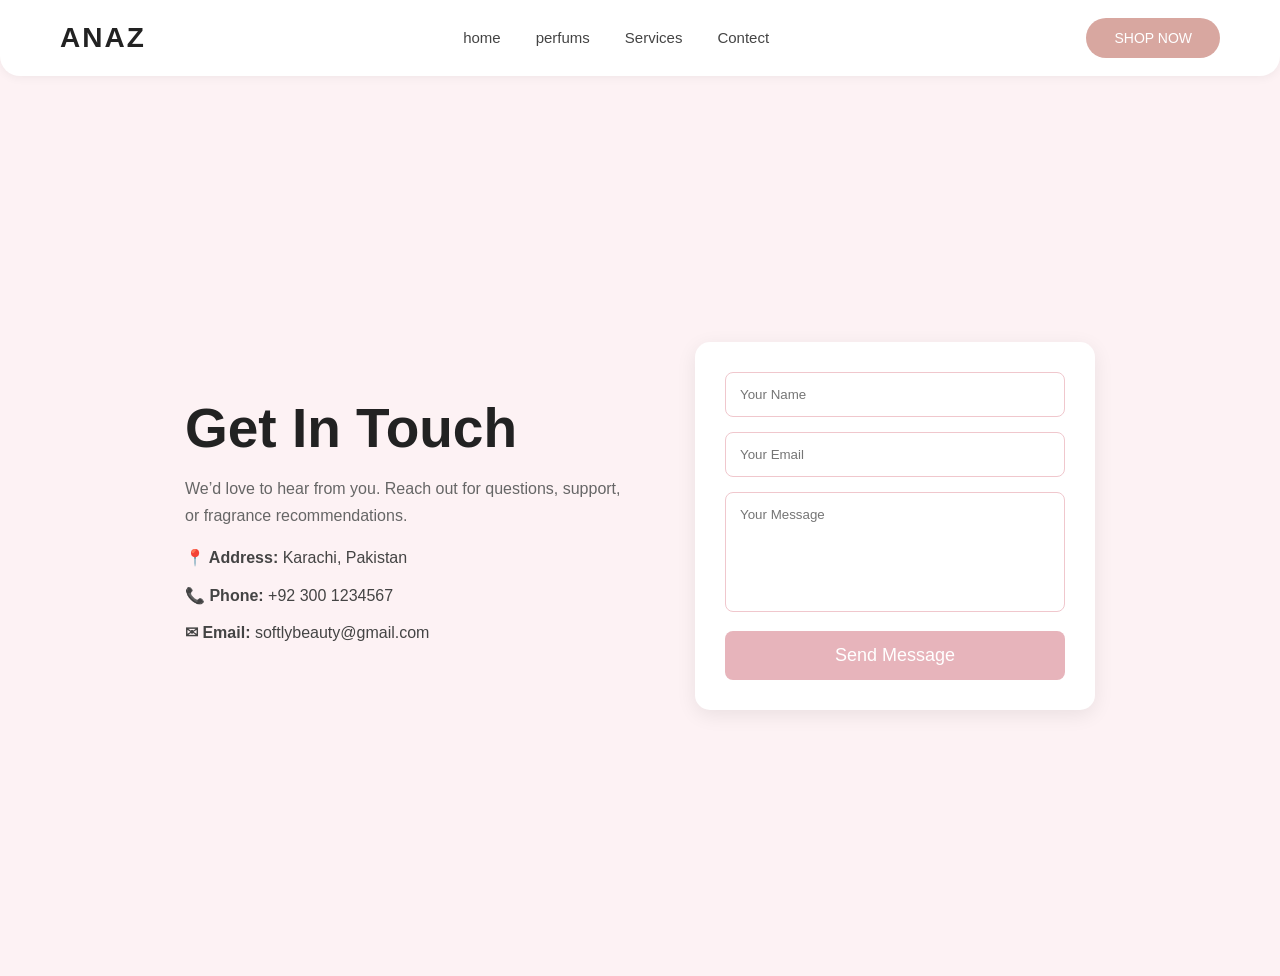
<file: New folder/contact.html>
<!DOCTYPE html>
<html lang="en">
<head>
    <meta charset="UTF-8">
    <meta name="viewport" content="width=device-width, initial-scale=1.0">
    <title>Document</title>
    <link rel="stylesheet" href="./wasay.css">
</head>
<body>
       <nav class="navbar">
    <div class="logo">ANAZ</div>

  
    <ul class="nav-links">
        <li><a href="./wasay.html">home</a></li>
        <li><a href="./perfum.html">perfums</a></li>
        <li><a href="./service.html">Services</a></li>
        <li><a href="./contact.html">Contect</a></li>
    </ul>
    
    <div class="nav-btn">
        <button>SHOP NOW</button>
    </div>
</nav>




<section class="contact">
    <div class="contact-text">
        <h1>Get In Touch</h1>
        <p>We’d love to hear from you. Reach out for questions, support, or fragrance recommendations.</p>

        <div class="info">
            <p><strong>📍 Address:</strong> Karachi, Pakistan</p>
            <p><strong>📞 Phone:</strong> +92 300 1234567</p>
            <p><strong>✉ Email:</strong> softlybeauty@gmail.com</p>
        </div>
    </div>

    <div class="contact-form">
        <form>
            <input type="text" placeholder="Your Name" required>
            <input type="email" placeholder="Your Email" required>
            <textarea placeholder="Your Message"></textarea>
            <button type="submit">Send Message</button>
        </form>
    </div>
</section>

</body>
</html>
</file>
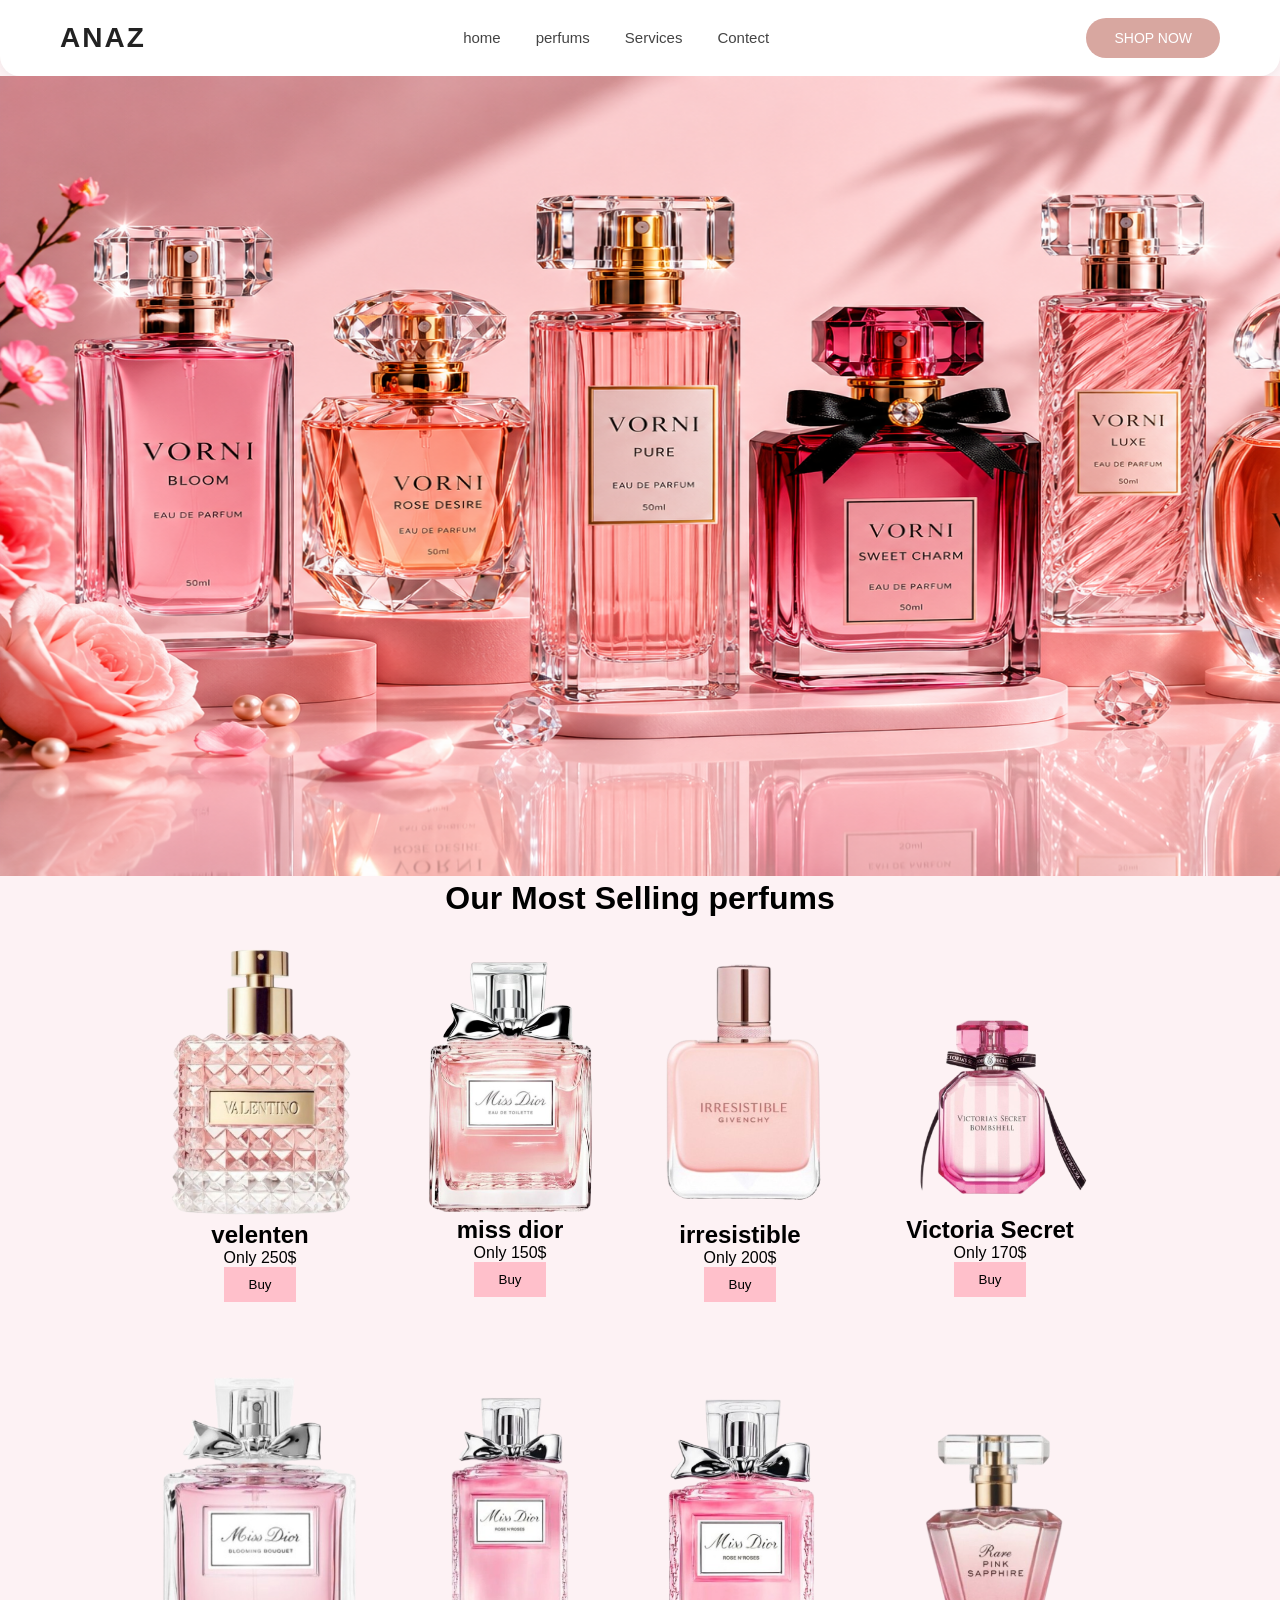
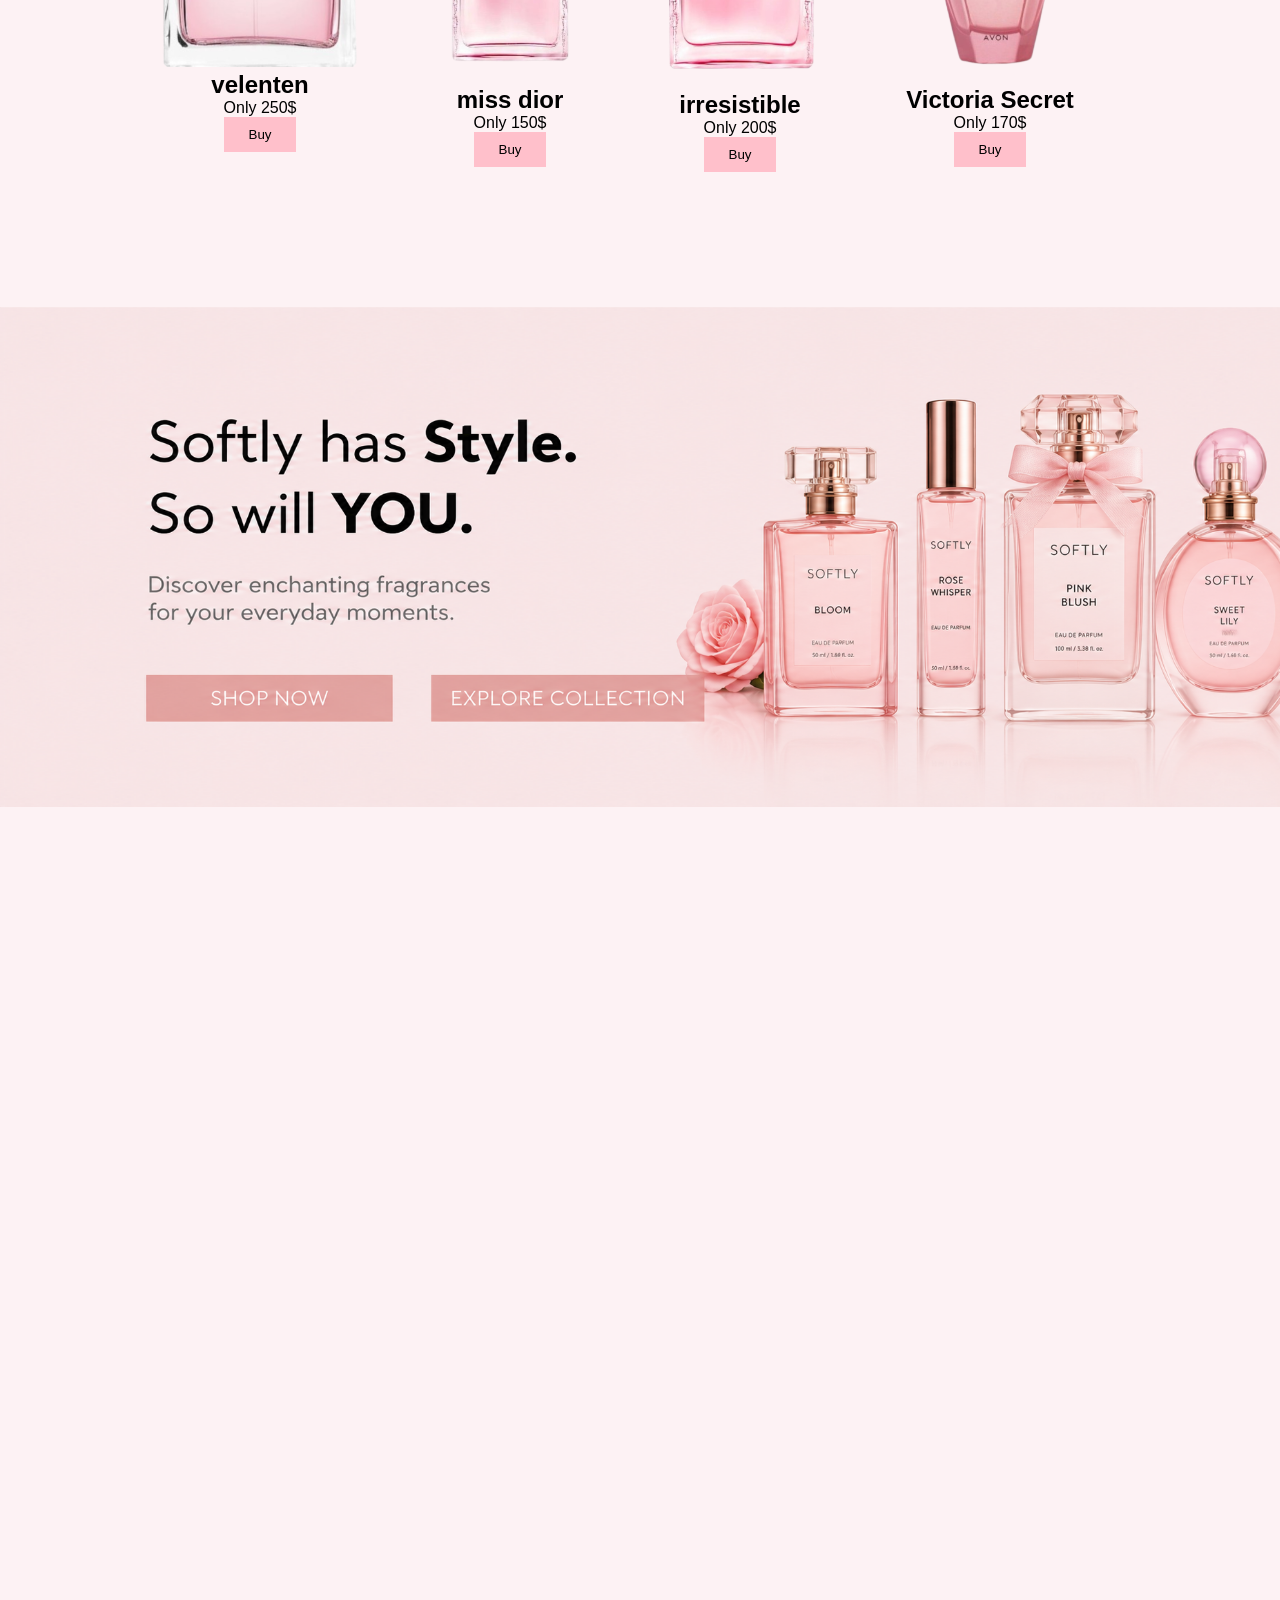
<file: New folder/perfum.html>
<!DOCTYPE html>
<html lang="en">
<head>
    <meta charset="UTF-8">
    <meta name="viewport" content="width=device-width, initial-scale=1.0">
    <title>Document</title>
    <link rel="stylesheet" href="./wasay.css">
</head>
<body>
     <nav class="navbar">
    <div class="logo">ANAZ</div>

    <ul class="nav-links">
        <li><a href="./wasay.html">home</a></li>
        <li><a href="./perfum.html">perfums</a></li>
        <li><a href="./service.html">Services</a></li>
        <li><a href="./contact.html">Contect</a></li>
    </ul>

    <div class="nav-btn">
        <button>SHOP NOW</button>
    </div>
</nav> 


<div class="pic">
    <img src="./pfums.png" alt="" style="position: relative; height: 800px ; width:1500px;">
</div>


   <center><h1>Our Most Selling perfums</h1></center> 

<div class="product">
    <img src="./p1.png" alt="" style="position: relative; height: 330px; left: 120px; ">

   <div style="position: relative; left: 120px; bottom: 30px;">
    <h2>velenten</h2>

    <p>Only 250$</p>

    <button>Buy</button>
    </div>
</div>

<div class="product">
    <img src="./p2.png" alt="" style="position: relative; height: 250px; left: 370px; bottom: 370px;">

   <div style="position: relative; left: 370px; bottom: 370px;">
    <h2>miss dior</h2>

    <p>Only 150$</p>

    <button>Buy</button>
    </div>
</div>

</div>

<div class="product">
    <img src="./p3.png" alt="" style="position: relative; height: 300px; left: 600px; bottom: 750px;">
   <div style="position: relative; bottom: 750px; left: 600px;">
    <h2>irresistible</h2>

    <p>Only 200$</p>

    <button>Buy</button>
   </div>
</div>

<div class="product">
    <img src="./p4.png" alt="" style="position: relative; height: 300px; left: 860px; bottom: 1100px;">
<div style="position: relative; bottom: 1140px; left: 850px;">
    <h2>Victoria Secret</h2>

    <p>Only 170$</p>

    <button>Buy</button>
</div>
</div>





<div class="product">
    <img src="./p5.png" alt="" style="position: relative; height: 330px; left: 120px; bottom: 1100px; ">

   <div style="position: relative; left: 120px; bottom: 1100px;">
    <h2>velenten</h2>

    <p>Only 250$</p>

    <button>Buy</button>
    </div>
</div>

<div class="product">
    <img src="./p6.png" alt="" style="position: relative; height: 300px; left: 370px; bottom: 1470px;">

   <div style="position: relative; left: 370px; bottom: 1470px;">
    <h2>miss dior</h2>

    <p>Only 150$</p>

    <button>Buy</button>
    </div>
</div>

</div>

<div class="product">
    <img src="./p7.png" alt="" style="position: relative; height: 300px; left: 600px; bottom: 1850px;">
   <div style="position: relative; bottom: 1850px; left: 600px;">
    <h2>irresistible</h2>

    <p>Only 200$</p>

    <button>Buy</button>
   </div>
</div>

<div class="product">
    <img src="./p8.png" alt="" style="position: relative; height: 300px; left: 850px; bottom: 2250px;">
<div style="position: relative; bottom: 2240px; left: 850px;">
    <h2>Victoria Secret</h2>

    <p>Only 170$</p>

    <button>Buy</button>
</div>
</div>


<div class="pic">
    <img src="./landscape.png" alt="" style="width:1500px ; height: ; position: relative; bottom: 2100px;">
</div>








 
</body>
</html>
</file>
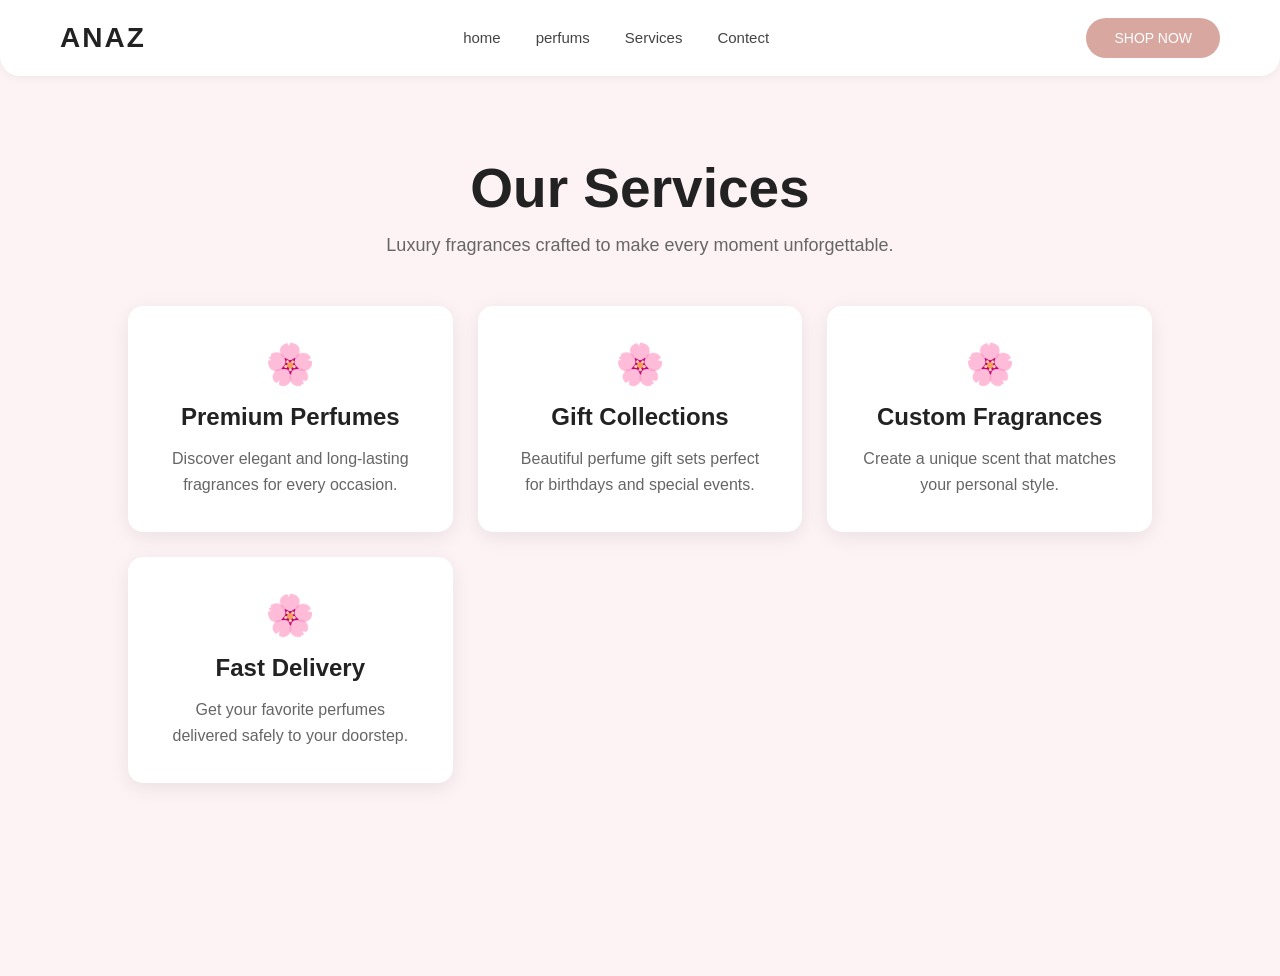
<file: New folder/service.html>
<!DOCTYPE html>
<html lang="en">
<head>
    <meta charset="UTF-8">
    <meta name="viewport" content="width=device-width, initial-scale=1.0">
    <title>Document</title>
    <link rel="stylesheet" href="./wasay.css">
</head>
<body>
       <nav class="navbar">
    <div class="logo">ANAZ</div>

  
    <ul class="nav-links">
        <li><a href="./wasay.html">home</a></li>
        <li><a href="./perfum.html">perfums</a></li>
        <li><a href="./service.html">Services</a></li>
        <li><a href="./contact.html">Contect</a></li>
    </ul>
    <div class="nav-btn">
        <button>SHOP NOW</button>
    </div>
</nav>


<section class="services">
    <div class="heading">
        <h1>Our Services</h1>
        <p>Luxury fragrances crafted to make every moment unforgettable.</p>
    </div>

    <div class="service-boxes">

        <div class="box">
            <h3>Premium Perfumes</h3>
            <p>Discover elegant and long-lasting fragrances for every occasion.</p>
        </div>

        <div class="box">
            <h3>Gift Collections</h3>
            <p>Beautiful perfume gift sets perfect for birthdays and special events.</p>
        </div>

        <div class="box">
            <h3>Custom Fragrances</h3>
            <p>Create a unique scent that matches your personal style.</p>
        </div>

        <div class="box">
            <h3>Fast Delivery</h3>
            <p>Get your favorite perfumes delivered safely to your doorstep.</p>
        </div>

    </div>
</section>








</body>
</html>
</file>
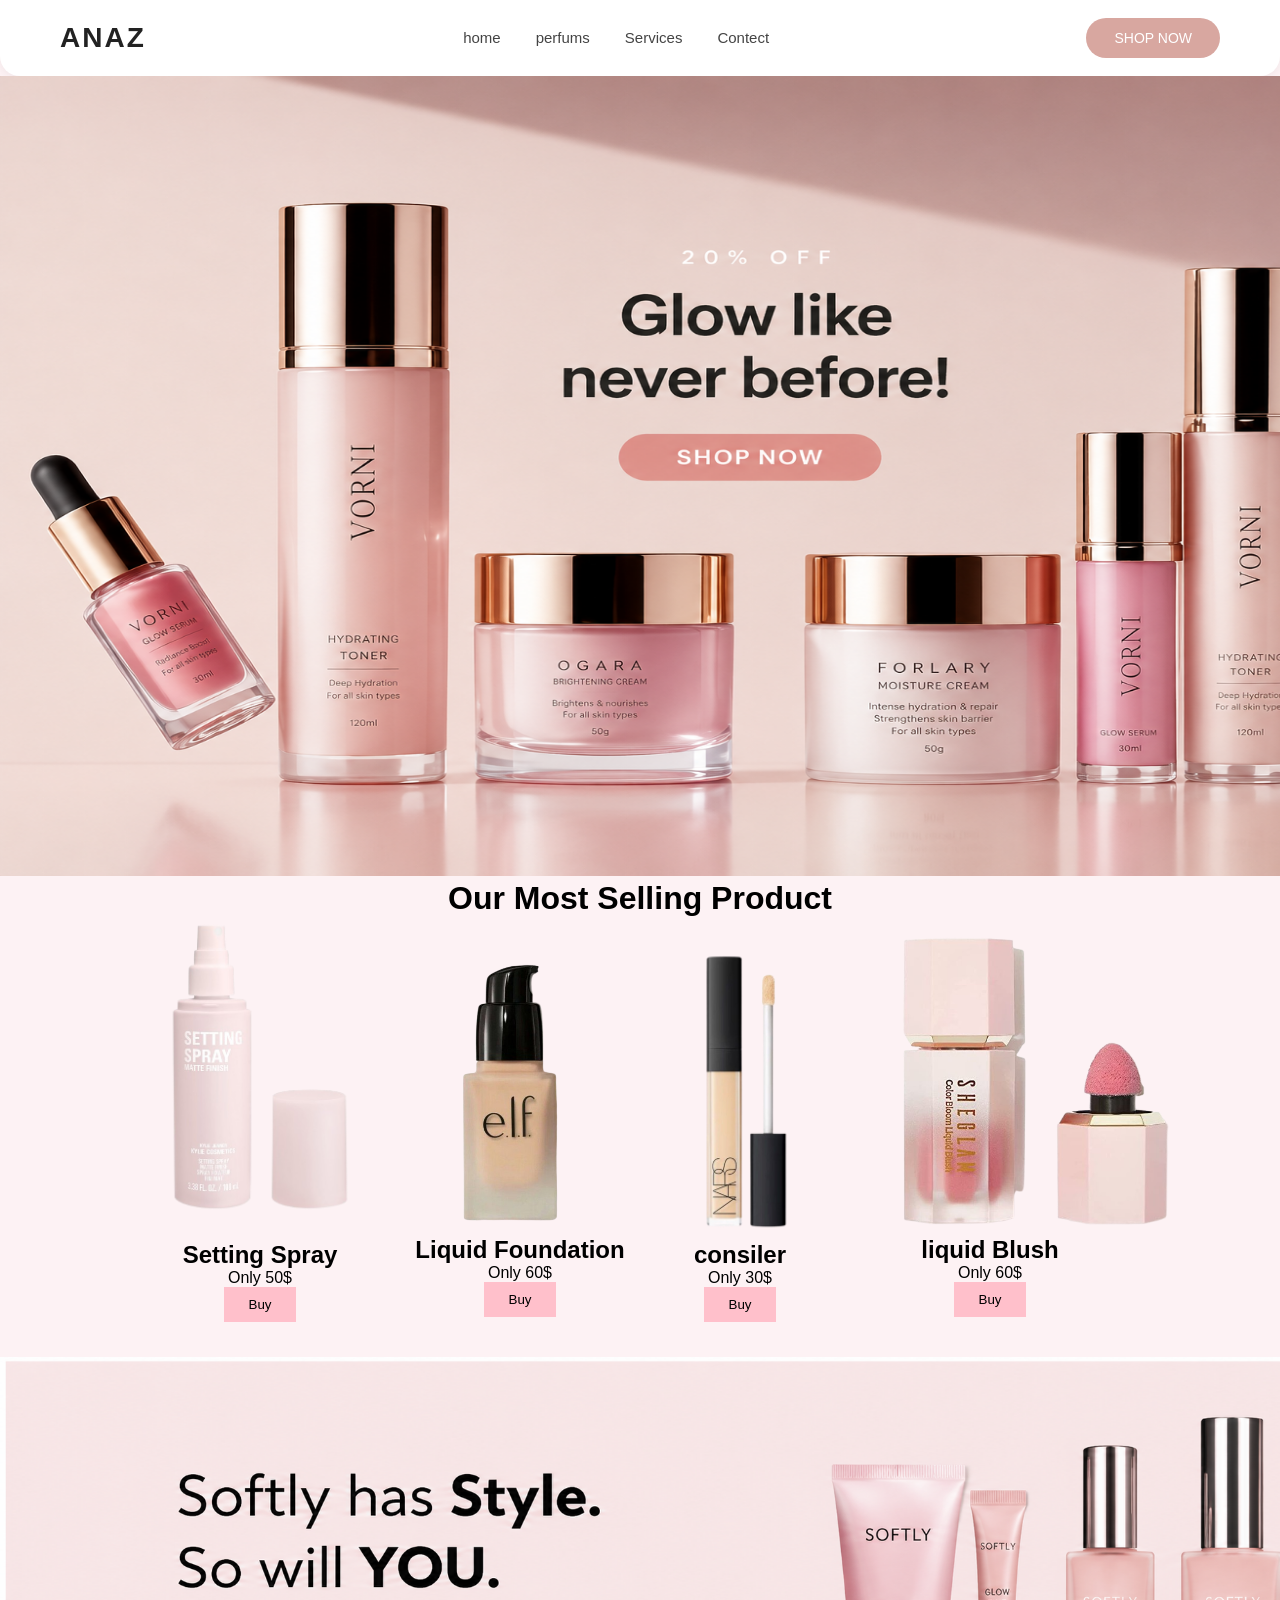
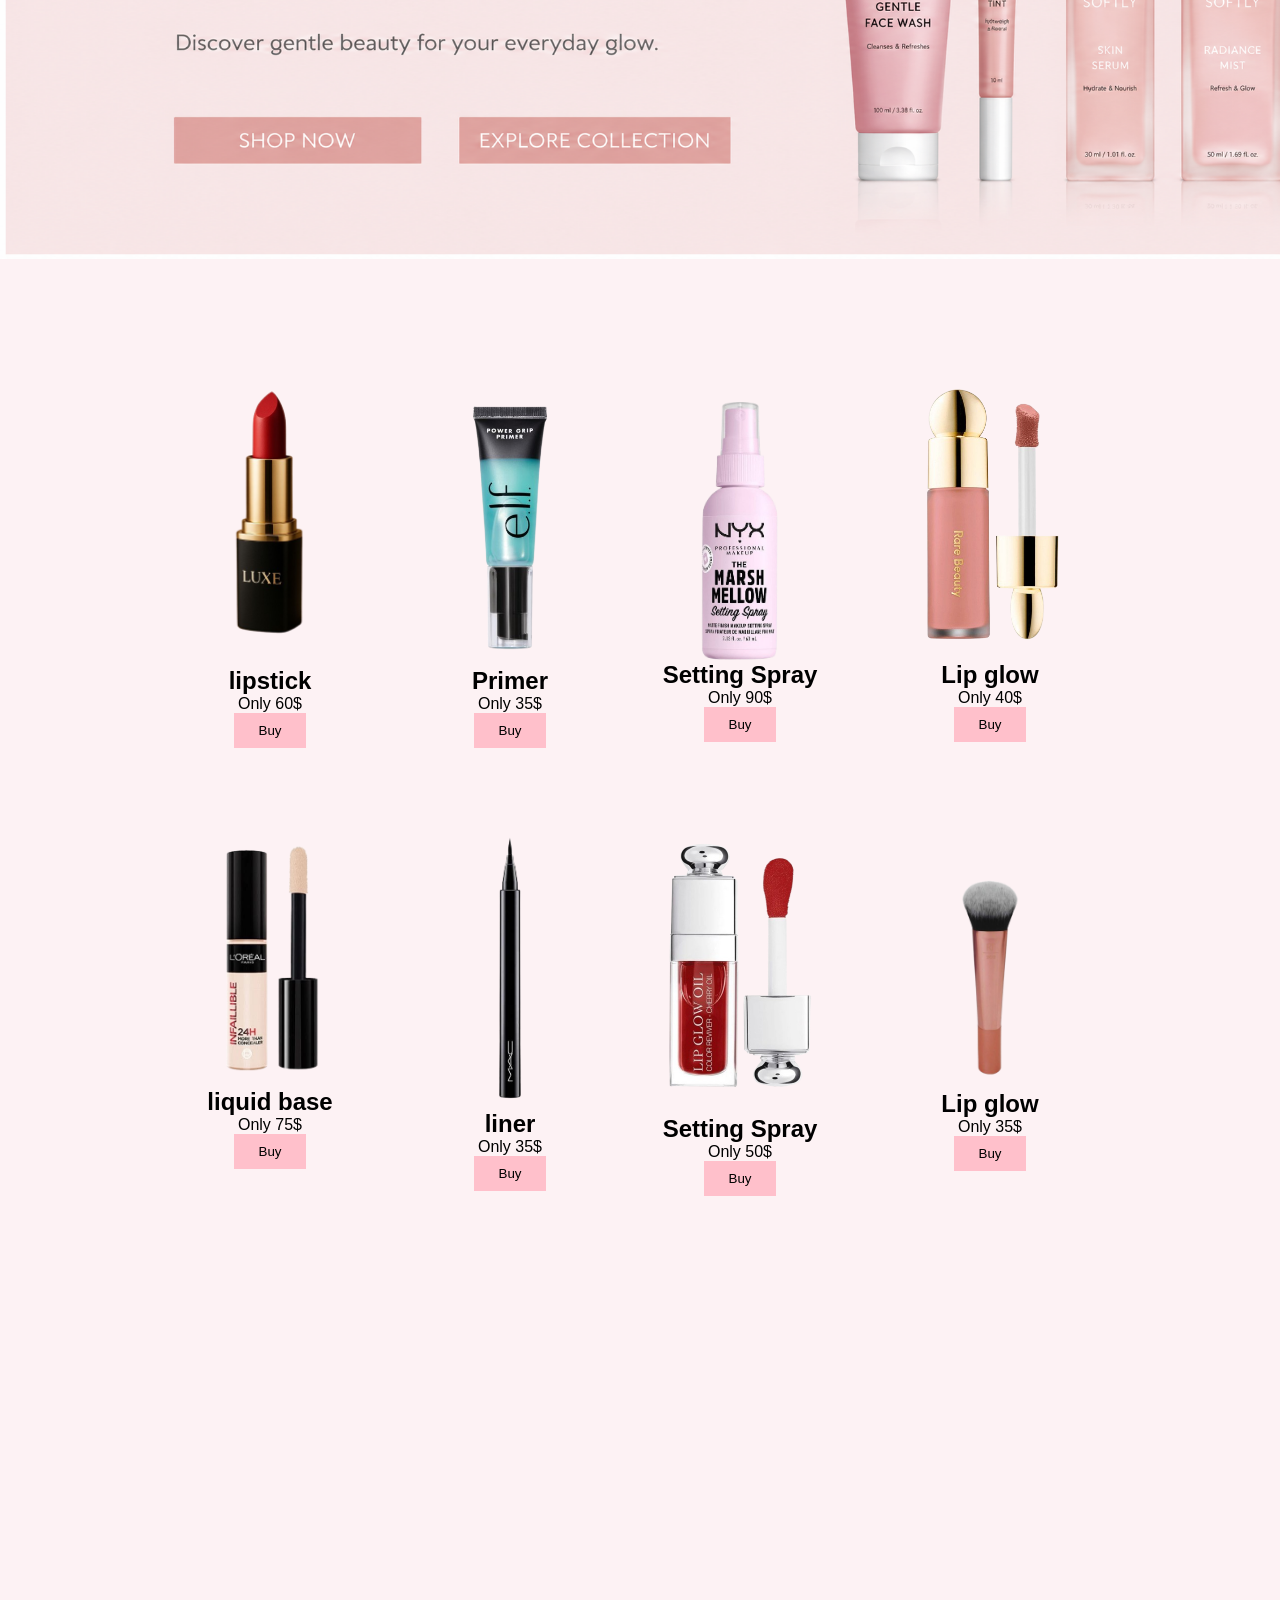
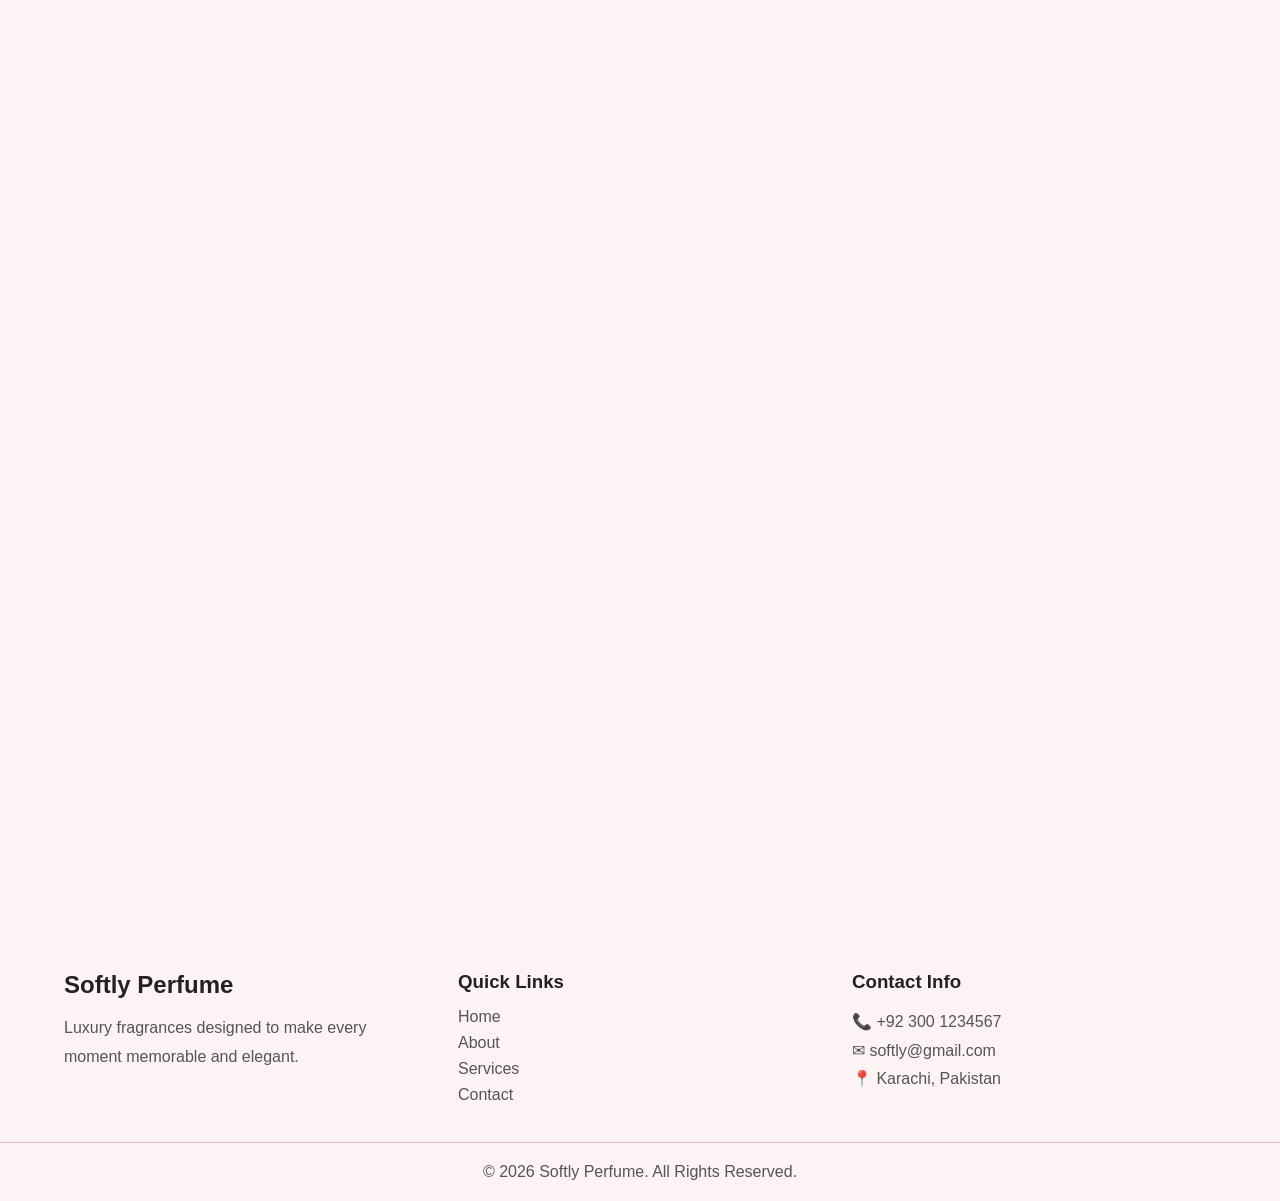
<file: New folder/wasay.html>
<!DOCTYPE html>
<html lang="en">
<head>
    <meta charset="UTF-8">
    <meta name="viewport" content="width=device-width, initial-scale=1.0">
    <title>Our website</title>
    <link rel="stylesheet" href="./wasay.css">
</head>
<body>
    <nav class="navbar">
    <div class="logo">ANAZ</div>

    <ul class="nav-links">
        <li><a href="./wasay.html">home</a></li>
        <li><a href="./perfum.html">perfums</a></li>
        <li><a href="./service.html">Services</a></li>
        <li><a href="./contact.html">Contect</a></li>
    </ul>

    <div class="nav-btn">
        <button>SHOP NOW</button>
    </div>
</nav>

<div class="pic">
    <img src="./ChatGPT Image May 22, 2026, 05_19_59 PM.png" alt="" style="position: relative; height: 800px ; width:1500px;">
</div>

   <center><h1>Our Most Selling Product</h1></center> 

<div class="product">
    <img src="./1-removebg-preview.png" alt="" style="position: relative; height: 300px; left: 120px; ">

   <div style="position: relative; left: 120px; top: 20px;">
    <h2>Setting Spray</h2>

    <p>Only 50$</p>

    <button>Buy</button>
    </div>
</div>

<div class="product">
    <img src="./2-removebg-preview.png" alt="" style="position: relative; height: 300px; left: 370px; bottom: 350px;">

   <div style="position: relative; left: 380px; bottom: 370px;">
    <h2>Liquid Foundation</h2>

    <p>Only 60$</p>

    <button>Buy</button>
    </div>
</div>

</div>

<div class="product">
    <img src="./3-removebg-preview.png" alt="" style="position: relative; height: 300px; left: 600px; bottom: 750px;">
   <div style="position: relative; bottom: 750px; left: 600px;">
    <h2>consiler</h2>

    <p>Only 30$</p>

    <button>Buy</button>
   </div>
</div>

<div class="product">
    <img src="./4-removebg-preview (1).png" alt="" style="position: relative; height: 300px; left: 900px; bottom: 1135px;">
<div style="position: relative; bottom: 1140px; left: 850px;">
    <h2> liquid Blush</h2>

    <p>Only 60$</p>

    <button>Buy</button>
</div>
</div>

<div class="bottom pic">
    <img src="./f86e4018-bd18-41bd-895e-8c2b398d3e83.png" alt="" style="width: 1500px; bottom: 1100px; position: relative; ">
</div>





<div class="product">
<img src="./w1-removebg-preview.png" alt="" style="width: 200px; bottom: 1000px; position: relative; left: 130px;">
<div style="bottom: 1000px; position: relative; left: 130px;">
    <h2> lipstick</h2>

    <p>Only 60$</p>

    <button>Buy</button>
</div>
    
</div>




<div class="product">
<img src="./w2-removebg-preview.png" alt="" style="width: 270px; bottom: 1355px; position: relative; left: 370px;">
<div style="bottom: 1355px; position: relative; left: 370px;">
    <h2> Primer</h2>

    <p>Only 35$</p>

    <button>Buy</button>
</div>
    
</div>




<div class="product">
<img src="./w3-removebg-preview.png" alt="" style="width: 150px; bottom: 1710px; position: relative; left: 600px;">
   <div style="bottom: 1720px; position: relative; left: 600px;">
    <h2>Setting Spray</h2>

    <p>Only 90$</p>

    <button>Buy</button>
</div>
    
</div>



<div class="product">
<img src="./w4-removebg-preview.png" alt="" style="width: 220px; bottom: 2090px; position: relative; left: 850px;">
   <div style="bottom: 2090px; position: relative; left: 850px;">
    <h2>Lip glow</h2>

    <p>Only 40$</p>

    <button>Buy</button>
</div>
    
</div>





<div class="product">
<img src="./w5-removebg-preview.png" alt="" style="width: 150px; bottom: 2000px; position: relative; left: 130px;">
<div style="bottom: 2000px; position: relative; left: 130px;">
    <h2>liquid base</h2>

    <p>Only 75$</p>

    <button>Buy</button>
</div>
    
</div>




<div class="product">
<img src="./w6-removebg-preview.png" alt="" style="width: 180px; bottom: 2340px; position: relative; left: 370px;">
<div style="bottom: 2340px; position: relative; left: 370px;">
    <h2> liner</h2>

    <p>Only 35$</p>

    <button>Buy</button>
</div>
    
</div>


<div class="product">
<img src="./w7-removebg-preview.png" alt="" style="width: 250px; bottom: 2690px; position: relative; left: 600px;">
   <div style="bottom: 2670px; position: relative; left: 600px;">
    <h2>Setting Spray</h2>

    <p>Only 50$</p>

    <button>Buy</button>
</div>
    
</div>




<div class="product">
<img src="./8-removebg-preview.png" alt="" style="width: 220px; bottom: 3000px; position: relative; left: 850px;">
   <div style="bottom: 3000px; position: relative; left: 850px;">
    <h2>Lip glow</h2>

    <p>Only 35$</p>

    <button>Buy</button>
</div>
    
</div>



<footer class="footer">
    <div class="footer-container">

        <div class="footer-box">
            <h2>Softly Perfume</h2>
            <p>Luxury fragrances designed to make every moment memorable and elegant.</p>
        </div>

        <div class="footer-box">
            <h3>Quick Links</h3>
            <a href="#">Home</a>
            <a href="#">About</a>
            <a href="#">Services</a>
            <a href="#">Contact</a>
        </div>

        <div class="footer-box">
            <h3>Contact Info</h3>
            <p>📞 +92 300 1234567</p>
            <p>✉ softly@gmail.com</p>
            <p>📍 Karachi, Pakistan</p>
        </div>

    </div>

    <div class="footer-bottom">
        <p>© 2026 Softly Perfume. All Rights Reserved.</p>
    </div>
</footer>





</body>
</html>
</file>
<file: New folder/wasay.css>
*{
    margin:0;
    padding:0;
    box-sizing:border-box;
    font-family:Arial, sans-serif;
}

body{
    background:#f7e7e3;
}

.navbar{
    width:100%;
    padding:18px 60px;
    background:white;
    display:flex;
    justify-content:space-between;
    align-items:center;
    border-radius:0 0 20px 20px;
    box-shadow:0 2px 10px rgba(0,0,0,0.05);
}

.logo{
    font-size:28px;
    font-weight:bold;
    color:#222;
    letter-spacing:2px;
}

.nav-links{
    display:flex;
    list-style:none;
    gap:35px;
}

.nav-links a{
    text-decoration:none;
    color:#444;
    font-size:15px;
    position:relative;
    transition:0.3s;
}

.nav-links a::after{
    content:'';
    position:absolute;
    left:0;
    bottom:-5px;
    width:0%;
    height:2px;
    background:#d8a7a0;
    transition:0.3s;
}

.nav-links a:hover::after{
    width:100%;
}

.nav-btn button{
    padding:12px 28px;
    border:none;
    background:#d8a7a0;
    color:white;
    border-radius:30px;
    cursor:pointer;
    font-size:14px;
    transition:0.3s;
}

.nav-btn button:hover{
    background:#c58d86;
    transform:scale(1.05);
}

@media(max-width:768px){

    .navbar{
        flex-direction:column;
        gap:20px;
        padding:20px;
    }

    .nav-links{
        flex-wrap:wrap;
        justify-content:center;
        gap:20px;
    }
}


.product{
    text-align:center;
   right:500px ;
   position: relative; 
}

.product button{
    padding:10px 25px;
    border:none;
    background:pink;
    cursor:pointer;
}

contact

*{
    margin:0;
    padding:0;
    box-sizing:border-box;
    font-family:Arial, sans-serif;
}

body{
    background:#fdf2f4;
}

.contact{
    min-height:100vh;
    display:flex;
    justify-content:center;
    align-items:center;
    gap:60px;
    padding:50px 10%;
}

.contact-text{
    max-width:450px;
}

.contact-text h1{
    font-size:55px;
    color:#222;
    margin-bottom:15px;
}

.contact-text p{
    color:#666;
    line-height:1.7;
    margin-bottom:15px;
}

.info p{
    margin:10px 0;
    color:#444;
}

.contact-form{
    background:#fff;
    padding:30px;
    border-radius:15px;
    width:400px;
    box-shadow:0 5px 20px rgba(0,0,0,0.08);
}

.contact-form input,
.contact-form textarea{
    width:100%;
    padding:14px;
    margin-bottom:15px;
    border:1px solid #f0c7cd;
    outline:none;
    border-radius:8px;
}

.contact-form textarea{
    height:120px;
    resize:none;
}

.contact-form button{
    width:100%;
    padding:14px;
    border:none;
    background:#e7b4bb;
    color:white;
    font-size:18px;
    cursor:pointer;
    border-radius:8px;
    transition:0.3s;
}

.contact-form button:hover{
    background:#d99ea7;
}


service

*{
    margin:0;
    padding:0;
    box-sizing:border-box;
    font-family:Arial, sans-serif;
}

body{
    background:#fdf2f4;
}

.services{
    min-height:100vh;
    padding:80px 10%;
}

.heading{
    text-align:center;
    margin-bottom:50px;
}

.heading h1{
    font-size:55px;
    color:#222;
    margin-bottom:15px;
}

.heading p{
    color:#666;
    font-size:18px;
}

.service-boxes{
    display:grid;
    grid-template-columns:repeat(auto-fit,minmax(250px,1fr));
    gap:25px;
}

.box{
    background:#fff;
    padding:35px;
    border-radius:15px;
    text-align:center;
    box-shadow:0 5px 20px rgba(0,0,0,0.08);
    transition:0.3s;
}

.box:hover{
    transform:translateY(-8px);
}

.box h3{
    color:#222;
    margin-bottom:15px;
    font-size:24px;
}

.box p{
    color:#666;
    line-height:1.6;
}

.box::before{
    content:"🌸";
    font-size:40px;
    display:block;
    margin-bottom:15px;
}


footer

.footer{
    background:#f4d9dd;
    padding-top:50px;
    margin-top:50px;
}

.footer-container{
    width:90%;
    margin:auto;
    display:flex;
    justify-content:space-between;
    flex-wrap:wrap;
    gap:30px;
}

.footer-box{
    flex:1;
    min-width:250px;
}

.footer-box h2,
.footer-box h3{
    color:#222;
    margin-bottom:15px;
}

.footer-box p{
    color:#555;
    line-height:1.8;
}

.footer-box a{
    display:block;
    text-decoration:none;
    color:#555;
    margin:8px 0;
    transition:.3s;
}

.footer-box a:hover{
    color:#c98f97;
    padding-left:5px;
}

.footer-bottom{
    text-align:center;
    padding:20px;
    margin-top:30px;
    border-top:1px solid #e4bcc2;
}

.footer-bottom p{
    color:#555;
}


body{
    min-height:100vh;
    display:flex;
    flex-direction:column;
}

main{
    flex:1;
}
</file>
